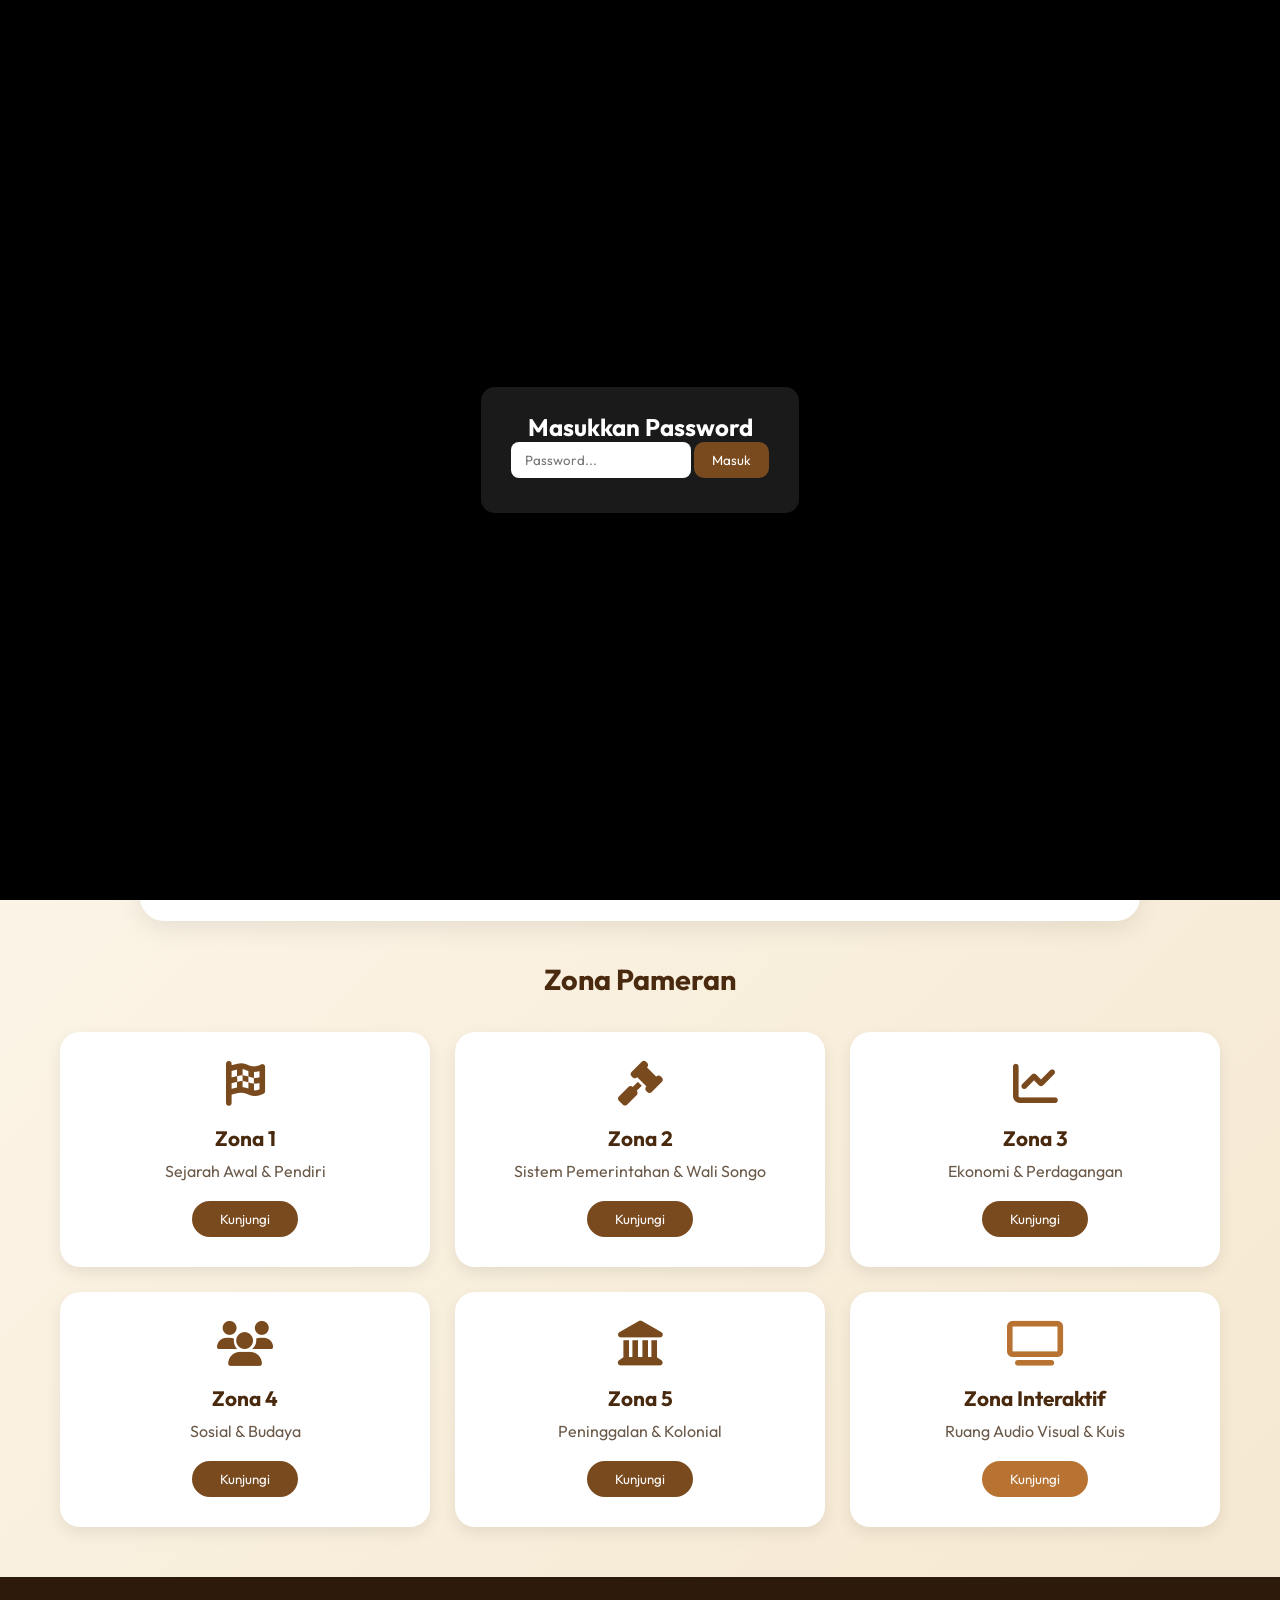
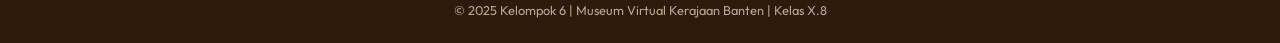
<file: index.html>
<!DOCTYPE html>
<html lang="id">
<head>
    <meta charset="UTF-8">
    <meta name="viewport" content="width=device-width, initial-scale=1.0">
    <title>Museum Virtual Kerajaan Banten</title>
    <link rel="stylesheet" href="style.css">
    <link rel="stylesheet" href="https://cdnjs.cloudflare.com/ajax/libs/font-awesome/6.7.2/css/all.min.css">
</head>
<body>
 <div id="lockscreen">
    <div class="lock-content">
        <h2>Masukkan Password</h2>
        <input type="password" id="passInput" placeholder="Password...">
        <button onclick="checkPass()">Masuk</button>
        <p id="wrongMsg" style="color: red; display: none;">Password salah</p>
    </div>
 </div>
    
    <!-- ========== DESKTOP NAVBAR ========== -->
    <nav class="navbar-desktop">
        <div class="nav-left">
            <img src="src/logo.png" alt="Logo" class="logo">
            <span class="nav-title">Museum Banten</span>
        </div>
        <div class="nav-right">
            <button class="nav-btn" onclick="location.href='pages/index7.html'">Sumber</button>
            <button class="nav-btn" onclick="location.href='pages/index8.html'">Koleksi</button>
            <i class="fas fa-search search-icon" onclick="alert('Fitur pencarian akan segera hadir')"></i>
        </div>
    </nav>

    <!-- ========== MOBILE NAVBAR ========== -->
    <div class="navbar-mobile">
        <div class="mobile-header">
            <div class="menu-toggle" onclick="toggleMobileMenu()">
                <span class="bar"></span>
                <span class="bar"></span>
                <span class="bar"></span>
            </div>
            <div class="mobile-logo">
                <img src="src/logo.png" alt="Logo" class="logo-small">
                <span class="mobile-title">Museum Banten</span>
            </div>
            <i class="fas fa-search mobile-search" onclick="alert('Fitur pencarian akan segera hadir')"></i>
        </div>
        <div class="mobile-menu" id="mobileMenu">
            <button class="mobile-nav-btn" onclick="location.href='pages/sumber.html'">Sumber</button>
            <button class="mobile-nav-btn" onclick="location.href='pages/koleksi.html'">Koleksi</button>
        </div>
    </div>

    <!-- ========== HERO SECTION ========== -->
    <header>
        <div class="hero-bg">
            <img src="src/MAB.jpeg" alt="Masjid Agung Banten">
        </div>
        <div class="hero-content">
            <h1>Museum Virtual<br>Kerajaan Banten</h1>
            <p>Menjelajahi Kejayaan Islam di Nusantara</p>
        </div>
    </header>

    <!-- ========== MAIN CONTENT ========== -->
    <main>
        <section class="welcome">
            <h2>Selamat Datang</h2>
            <p>Museum ini menyajikan sejarah lengkap Kerajaan Banten—dari awal berdiri, masa kejayaan, hingga keruntuhan. Jelajahi 5 zona pameran dan area interaktif untuk memahami warisan budaya Banten.</p>
        </section>

        <section class="zona">
            <h2>Zona Pameran</h2>
            <div class="zona-grid">
                <div class="zona-card">
                    <i class="fas fa-flag-checkered"></i>
                    <h3>Zona 1</h3>
                    <p>Sejarah Awal & Pendiri</p>
                    <button onclick="location.href='pages/index1.html'">Kunjungi</button>
                </div>
                <div class="zona-card">
                    <i class="fas fa-gavel"></i>
                    <h3>Zona 2</h3>
                    <p>Sistem Pemerintahan & Wali Songo</p>
                    <button onclick="location.href='pages/index2.html'">Kunjungi</button>
                </div>
                <div class="zona-card">
                    <i class="fas fa-chart-line"></i>
                    <h3>Zona 3</h3>
                    <p>Ekonomi & Perdagangan</p>
                    <button onclick="location.href='pages/index3.html'">Kunjungi</button>
                </div>
                <div class="zona-card">
                    <i class="fas fa-users"></i>
                    <h3>Zona 4</h3>
                    <p>Sosial & Budaya</p>
                    <button onclick="location.href='pages/index4.html'">Kunjungi</button>
                </div>
                <div class="zona-card">
                    <i class="fas fa-landmark"></i>
                    <h3>Zona 5</h3>
                    <p>Peninggalan & Kolonial</p>
                    <button onclick="location.href='pages/index5.html'">Kunjungi</button>
                </div>
                <div class="zona-card interaktif">
                    <i class="fas fa-tv"></i>
                    <h3>Zona Interaktif</h3>
                    <p>Ruang Audio Visual & Kuis</p>
                    <button onclick="location.href='pages/index6.html'">Kunjungi</button>
                </div>
            </div>
        </section>
    </main>

    <!-- ========== FOOTER ========== -->
    <footer>
        <p>© 2025 Kelompok 6 | Museum Virtual Kerajaan Banten | Kelas X.8</p>
    </footer>

    <script>
        function toggleMobileMenu() {
            document.getElementById('mobileMenu').classList.toggle('active');
        }

    const passwordBenar = "Admin123#"; // ubah sesuai mau kamu

    function checkPass() {
        let input = document.getElementById("passInput").value;

        if (input === passwordBenar) {
            document.getElementById("lockscreen").style.display = "none";
        } else {
            document.getElementById("wrongMsg").style.display = "block";
        }
    }
    </script>
</body>
</html>
</file>
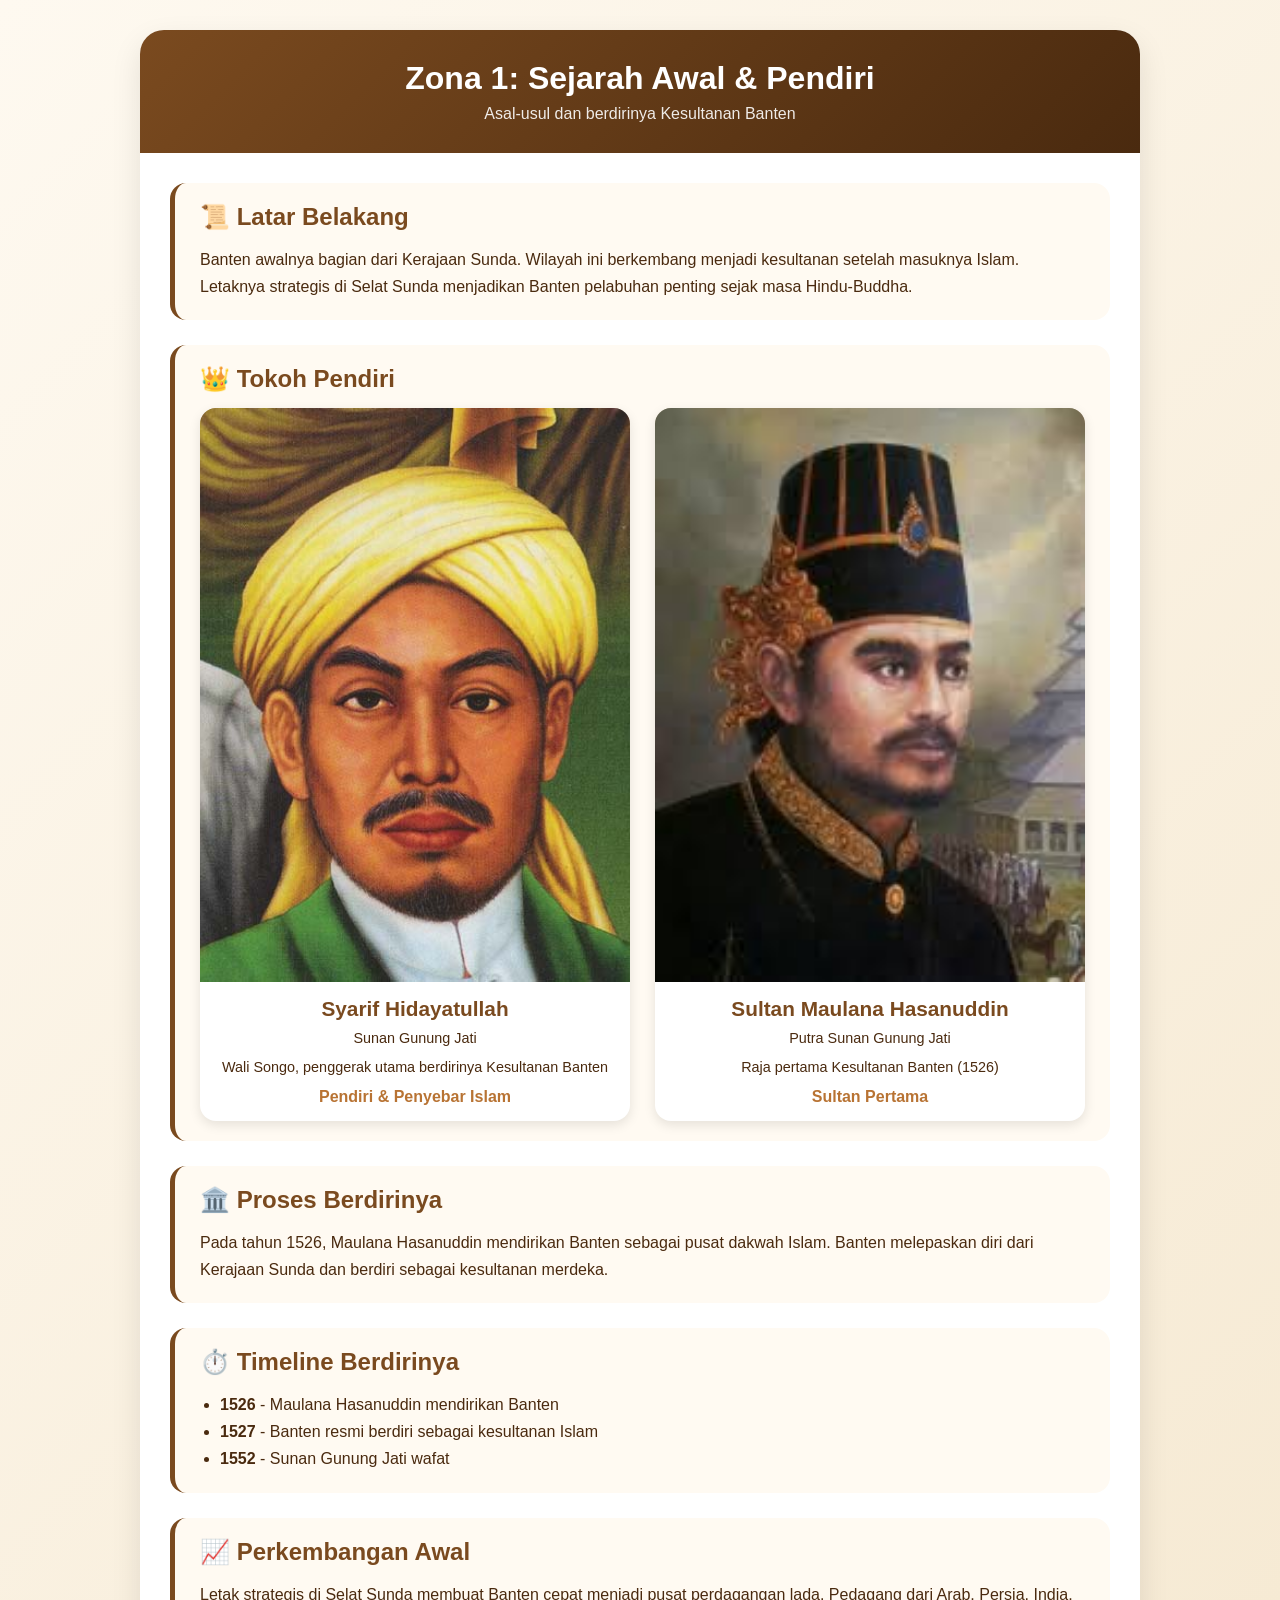
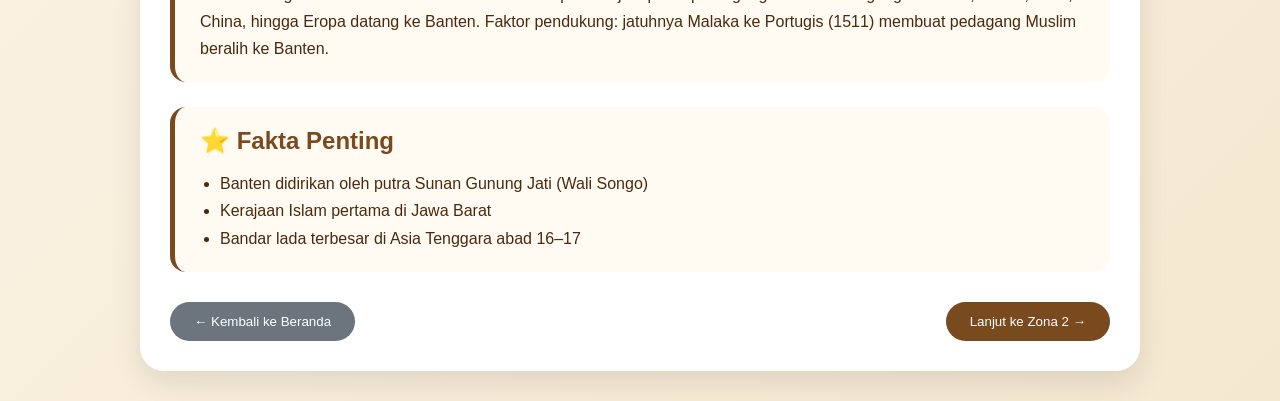
<file: pages/index1.html>
<!DOCTYPE html>
<html lang="id">
<head>
    <meta charset="UTF-8">
    <meta name="viewport" content="width=device-width, initial-scale=1.0">
    <title>Zona 1 - Museum Banten</title>
    <style>
        * {
            margin: 0;
            padding: 0;
            box-sizing: border-box;
            font-family: 'Segoe UI', Tahoma, Geneva, Verdana, sans-serif;
        }

        body {
            background: linear-gradient(135deg, #fef9f0, #f5e8d0);
            padding: 30px 20px;
        }

        .container {
            max-width: 1000px;
            margin: 0 auto;
            background: white;
            border-radius: 24px;
            overflow: hidden;
            box-shadow: 0 12px 30px rgba(0, 0, 0, 0.1);
        }

        .zona-header {
            background: linear-gradient(135deg, #7a4a1f, #4a2a0f);
            color: white;
            padding: 30px;
            text-align: center;
        }

        .zona-header h1 {
            font-size: 2rem;
            margin-bottom: 8px;
        }

        .zona-header p {
            font-size: 1rem;
            opacity: 0.9;
        }

        .zona-content {
            padding: 30px;
        }

        .card {
            background: #fffaf2;
            border-radius: 16px;
            padding: 20px 25px;
            margin-bottom: 25px;
            border-left: 5px solid #7a4a1f;
        }

        .card h2 {
            color: #7a4a1f;
            margin-bottom: 15px;
            display: flex;
            align-items: center;
            gap: 10px;
        }

        .card p,
        .card ul {
            color: #4a2a0f;
            line-height: 1.7;
        }

        .card ul {
            margin-left: 20px;
        }

        /* Grid 2 kolom untuk ID Card */
        .grid-2 {
            display: grid;
            grid-template-columns: 1fr 1fr;
            gap: 25px;
            margin-top: 15px;
        }

        /* ID Card untuk tokoh (format potrait 3:4) */
        .id-card {
            background: white;
            border-radius: 16px;
            overflow: hidden;
            box-shadow: 0 4px 12px rgba(0, 0, 0, 0.1);
            text-align: center;
            transition: 0.3s;
        }

        .id-card:hover {
            transform: translateY(-5px);
        }

        .id-card-img {
            width: 100%;
            background: #e0d0b8;
            overflow: hidden;
            position: relative;
        }

        /* Rasio 3:4 untuk desktop (lebar 100%, tinggi 133.33%) */
        .id-card-img {
            aspect-ratio: 3 / 4;
        }

        .id-card-img img {
            width: 100%;
            height: 100%;
            object-fit: cover;
            object-position: center top;
            display: block;
        }

        .id-card-content {
            padding: 15px;
        }

        .id-card-content h3 {
            color: #7a4a1f;
            margin-bottom: 5px;
            font-size: 1.3rem;
        }

        .id-card-content p {
            font-size: 0.9rem;
            margin-bottom: 5px;
        }

        .id-card-content .role {
            font-weight: bold;
            color: #b87333;
            margin-top: 8px;
        }

        /* Tombol Navigasi */
        .nav-buttons {
            display: flex;
            justify-content: space-between;
            margin-top: 30px;
            gap: 15px;
        }

        .btn {
            background: #7a4a1f;
            color: white;
            border: none;
            padding: 12px 24px;
            border-radius: 40px;
            cursor: pointer;
            transition: 0.3s;
        }

        .btn:hover {
            background: #4a2a0f;
            transform: translateY(-2px);
        }

        .btn-back {
            background: #6c757d;
        }

        .btn-back:hover {
            background: #495057;
        }

        /* Responsive Mobile */
        @media (max-width: 768px) {
            .grid-2 {
                grid-template-columns: 1fr;
                gap: 20px;
            }

            .nav-buttons {
                flex-direction: column;
            }

            .zona-header h1 {
                font-size: 1.5rem;
            }

            .zona-content {
                padding: 20px;
            }

            /* Mobile: rasio 4:5 agar lebih tinggi */
            .id-card-img {
                aspect-ratio: 4 / 5;
            }
        }
    </style>
</head>
<body>
    <div class="container">
        <div class="zona-header">
            <h1>Zona 1: Sejarah Awal & Pendiri</h1>
            <p>Asal-usul dan berdirinya Kesultanan Banten</p>
        </div>

        <div class="zona-content">
            <!-- Latar Belakang -->
            <div class="card">
                <h2>📜 Latar Belakang</h2>
                <p>Banten awalnya bagian dari Kerajaan Sunda. Wilayah ini berkembang menjadi kesultanan setelah masuknya Islam. Letaknya strategis di Selat Sunda menjadikan Banten pelabuhan penting sejak masa Hindu-Buddha.</p>
            </div>

            <!-- Tokoh Pendiri -->
            <div class="card">
                <h2>👑 Tokoh Pendiri</h2>
                <div class="grid-2">
                    <!-- Sunan Gunung Jati -->
                    <div class="id-card">
                        <div class="id-card-img">
                            <img src="../src/SGJ.jpg" alt="Sunan Gunung Jati" onerror="this.src='https://via.placeholder.com/300x400?text=Sunan+Gunung+Jati'">
                        </div>
                        <div class="id-card-content">
                            <h3>Syarif Hidayatullah</h3>
                            <p>Sunan Gunung Jati</p>
                            <p>Wali Songo, penggerak utama berdirinya Kesultanan Banten</p>
                            <div class="role">Pendiri & Penyebar Islam</div>
                        </div>
                    </div>

                    <!-- Sultan Maulana Hasanuddin -->
                    <div class="id-card">
                        <div class="id-card-img">
                            <img src="../src/SMH.jpeg" alt="Sultan Maulana Hasanuddin" onerror="this.src='https://via.placeholder.com/300x400?text=Sultan+Maulana+Hasanuddin'">
                        </div>
                        <div class="id-card-content">
                            <h3>Sultan Maulana Hasanuddin</h3>
                            <p>Putra Sunan Gunung Jati</p>
                            <p>Raja pertama Kesultanan Banten (1526)</p>
                            <div class="role">Sultan Pertama</div>
                        </div>
                    </div>
                </div>
            </div>

            <!-- Proses Berdirinya -->
            <div class="card">
                <h2>🏛️ Proses Berdirinya</h2>
                <p>Pada tahun 1526, Maulana Hasanuddin mendirikan Banten sebagai pusat dakwah Islam. Banten melepaskan diri dari Kerajaan Sunda dan berdiri sebagai kesultanan merdeka.</p>
            </div>

            <!-- Timeline Berdirinya -->
            <div class="card">
                <h2>⏱️ Timeline Berdirinya</h2>
                <ul>
                    <li><strong>1526</strong> - Maulana Hasanuddin mendirikan Banten</li>
                    <li><strong>1527</strong> - Banten resmi berdiri sebagai kesultanan Islam</li>
                    <li><strong>1552</strong> - Sunan Gunung Jati wafat</li>
                </ul>
            </div>

            <!-- Perkembangan Awal -->
            <div class="card">
                <h2>📈 Perkembangan Awal</h2>
                <p>Letak strategis di Selat Sunda membuat Banten cepat menjadi pusat perdagangan lada. Pedagang dari Arab, Persia, India, China, hingga Eropa datang ke Banten. Faktor pendukung: jatuhnya Malaka ke Portugis (1511) membuat pedagang Muslim beralih ke Banten.</p>
            </div>

            <!-- Fakta Penting -->
            <div class="card">
                <h2>⭐ Fakta Penting</h2>
                <ul>
                    <li>Banten didirikan oleh putra Sunan Gunung Jati (Wali Songo)</li>
                    <li>Kerajaan Islam pertama di Jawa Barat</li>
                    <li>Bandar lada terbesar di Asia Tenggara abad 16–17</li>
                </ul>
            </div>

            <!-- Tombol Navigasi -->
            <div class="nav-buttons">
                <button class="btn btn-back" onclick="window.location.href='../index.html'">← Kembali ke Beranda</button>
                <button class="btn" onclick="window.location.href='index2.html'">Lanjut ke Zona 2 →</button>
            </div>
        </div>
    </div>
</body>
</html>
</file>
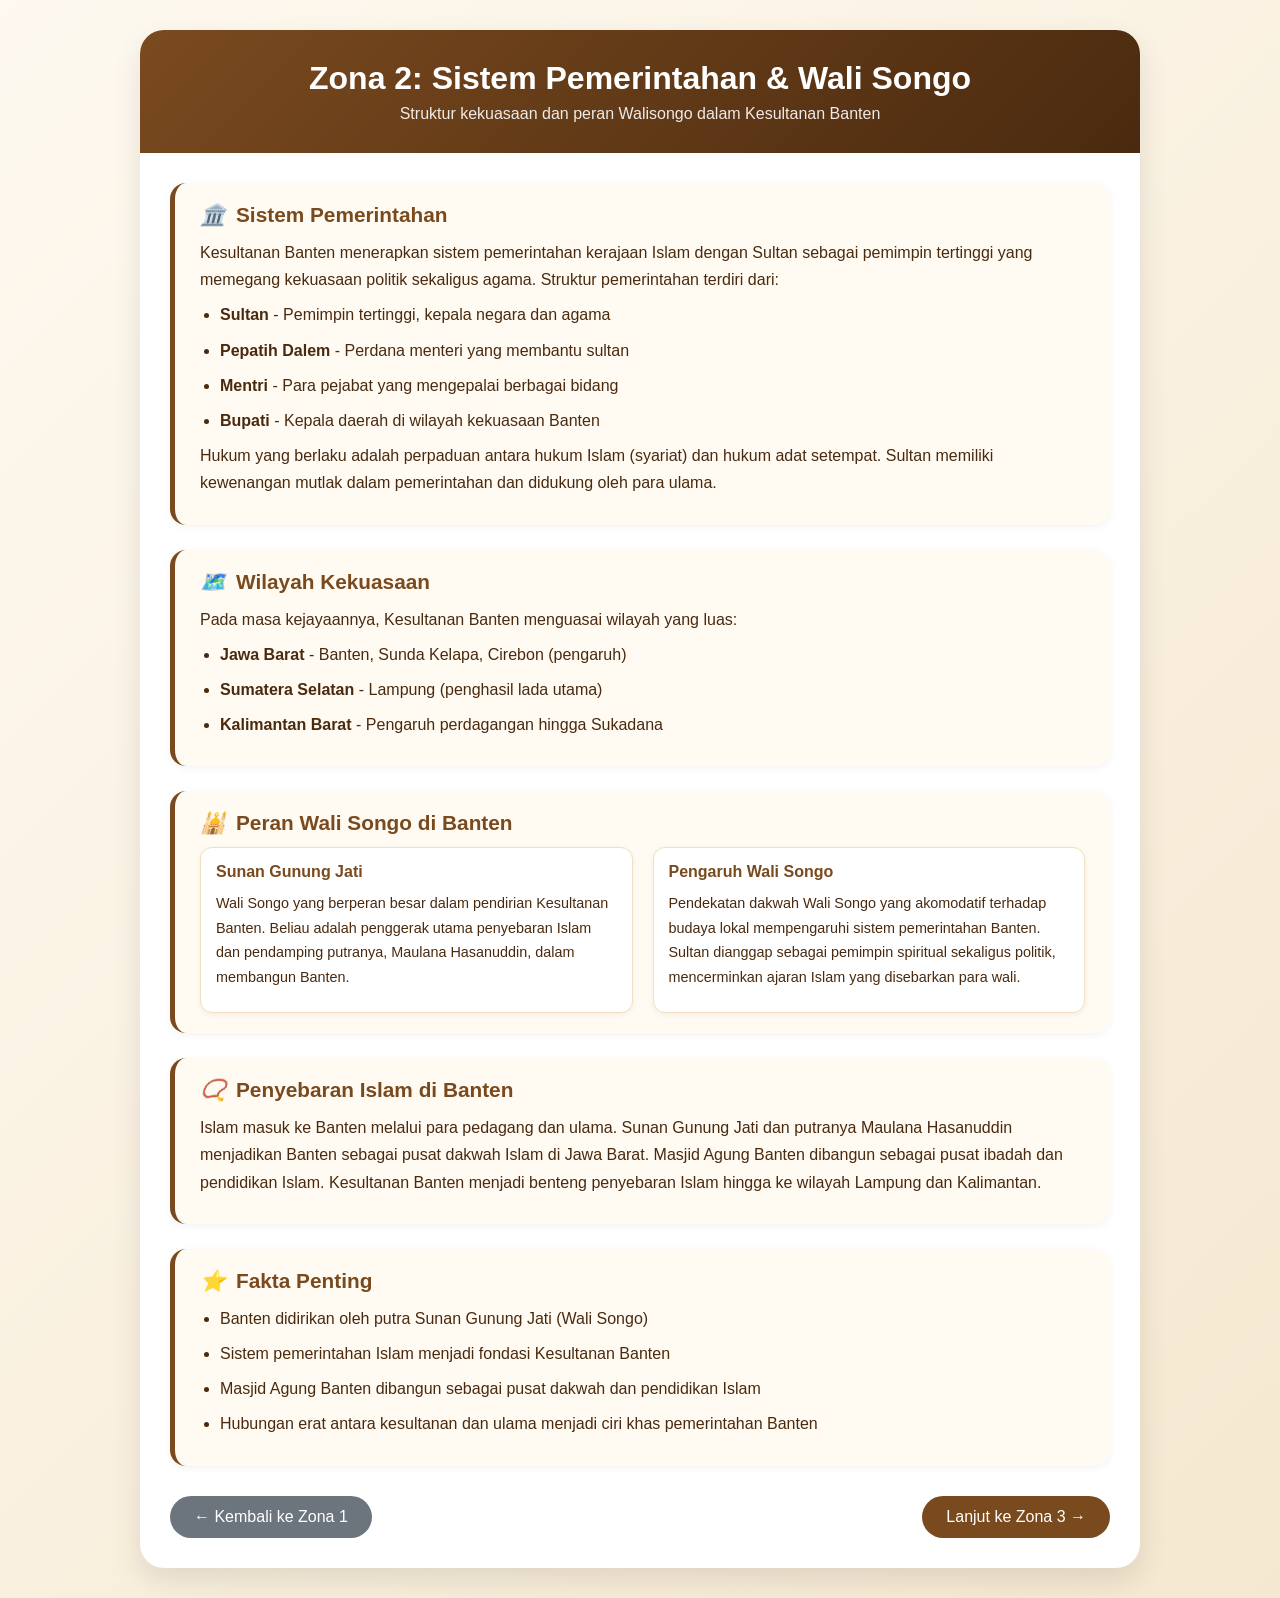
<file: pages/index2.html>
<!DOCTYPE html>
<html lang="id">
<head>
  <meta charset="UTF-8">
  <meta name="viewport" content="width=device-width, initial-scale=1.0">
  <title>Zona 2 - Museum Banten</title>
  <style>
    * {
      margin: 0;
      padding: 0;
      box-sizing: border-box;
      font-family: 'Segoe UI', Tahoma, Geneva, Verdana, sans-serif;
    }

    body {
      background: linear-gradient(135deg, #fef9f0 0%, #f5e8d0 100%);
      min-height: 100vh;
      padding: 30px 20px;
    }

    .container {
      max-width: 1000px;
      margin: 0 auto;
      background: white;
      border-radius: 24px;
      overflow: hidden;
      box-shadow: 0 12px 30px rgba(0, 0, 0, 0.1);
    }

    .zona-header {
      background: linear-gradient(135deg, #7a4a1f 0%, #4a2a0f 100%);
      color: white;
      padding: 30px;
      text-align: center;
    }

    .zona-header h1 {
      font-size: 2rem;
      margin-bottom: 8px;
    }

    .zona-header p {
      font-size: 1rem;
      opacity: 0.9;
    }

    .zona-content {
      padding: 30px;
    }

    .card {
      background: #fffaf2;
      border-radius: 16px;
      padding: 20px 25px;
      margin-bottom: 25px;
      border-left: 5px solid #7a4a1f;
      box-shadow: 0 2px 8px rgba(0, 0, 0, 0.05);
    }

    .card h2 {
      color: #7a4a1f;
      font-size: 1.3rem;
      margin-bottom: 12px;
      display: flex;
      align-items: center;
      gap: 10px;
    }

    .card p {
      color: #4a2a0f;
      line-height: 1.7;
      margin-bottom: 8px;
    }

    .card ul {
      margin-left: 20px;
      color: #4a2a0f;
      line-height: 1.7;
    }

    .card li {
      margin-bottom: 8px;
    }

    .grid-2 {
      display: grid;
      grid-template-columns: 1fr 1fr;
      gap: 20px;
      margin-top: 10px;
    }

    .info-card {
      background: #fff;
      border-radius: 12px;
      padding: 15px;
      box-shadow: 0 2px 6px rgba(0, 0, 0, 0.05);
      border: 1px solid #f0e0c0;
    }

    .info-card h3 {
      color: #7a4a1f;
      margin-bottom: 10px;
      font-size: 1rem;
    }

    .info-card p {
      font-size: 0.9rem;
    }

    .nav-buttons {
      display: flex;
      justify-content: space-between;
      margin-top: 30px;
      gap: 15px;
    }

    .btn {
      background: #7a4a1f;
      color: white;
      border: none;
      padding: 12px 24px;
      border-radius: 40px;
      font-size: 1rem;
      font-weight: 500;
      cursor: pointer;
      transition: all 0.3s ease;
    }

    .btn:hover {
      background: #4a2a0f;
      transform: translateY(-2px);
    }

    .btn-back {
      background: #6c757d;
    }

    .btn-back:hover {
      background: #495057;
    }

    @media (max-width: 768px) {
      body {
        padding: 15px;
      }
      .zona-header {
        padding: 20px;
      }
      .zona-header h1 {
        font-size: 1.5rem;
      }
      .zona-content {
        padding: 20px;
      }
      .grid-2 {
        grid-template-columns: 1fr;
      }
      .nav-buttons {
        flex-direction: column;
      }
    }
  </style>
</head>
<body>
  <div class="container">
    <div class="zona-header">
      <h1>Zona 2: Sistem Pemerintahan & Wali Songo</h1>
      <p>Struktur kekuasaan dan peran Walisongo dalam Kesultanan Banten</p>
    </div>

    <div class="zona-content">
      <!-- Sistem Pemerintahan -->
      <div class="card">
        <h2><i>🏛️</i> Sistem Pemerintahan</h2>
        <p>Kesultanan Banten menerapkan sistem pemerintahan kerajaan Islam dengan Sultan sebagai pemimpin tertinggi yang memegang kekuasaan politik sekaligus agama. Struktur pemerintahan terdiri dari:</p>
        <ul>
          <li><strong>Sultan</strong> - Pemimpin tertinggi, kepala negara dan agama</li>
          <li><strong>Pepatih Dalem</strong> - Perdana menteri yang membantu sultan</li>
          <li><strong>Mentri</strong> - Para pejabat yang mengepalai berbagai bidang</li>
          <li><strong>Bupati</strong> - Kepala daerah di wilayah kekuasaan Banten</li>
        </ul>
        <p>Hukum yang berlaku adalah perpaduan antara hukum Islam (syariat) dan hukum adat setempat. Sultan memiliki kewenangan mutlak dalam pemerintahan dan didukung oleh para ulama.</p>
      </div>

      <!-- Sistem Kekuasaan & Wilayah -->
      <div class="card">
        <h2><i>🗺️</i> Wilayah Kekuasaan</h2>
        <p>Pada masa kejayaannya, Kesultanan Banten menguasai wilayah yang luas:</p>
        <ul>
          <li><strong>Jawa Barat</strong> - Banten, Sunda Kelapa, Cirebon (pengaruh)</li>
          <li><strong>Sumatera Selatan</strong> - Lampung (penghasil lada utama)</li>
          <li><strong>Kalimantan Barat</strong> - Pengaruh perdagangan hingga Sukadana</li>
        </ul>
      </div>

      <!-- Peran Wali Songo -->
      <div class="card">
        <h2><i>🕌</i> Peran Wali Songo di Banten</h2>
        <div class="grid-2">
          <div class="info-card">
            <h3>Sunan Gunung Jati</h3>
            <p>Wali Songo yang berperan besar dalam pendirian Kesultanan Banten. Beliau adalah penggerak utama penyebaran Islam dan pendamping putranya, Maulana Hasanuddin, dalam membangun Banten.</p>
          </div>
          <div class="info-card">
            <h3>Pengaruh Wali Songo</h3>
            <p>Pendekatan dakwah Wali Songo yang akomodatif terhadap budaya lokal mempengaruhi sistem pemerintahan Banten. Sultan dianggap sebagai pemimpin spiritual sekaligus politik, mencerminkan ajaran Islam yang disebarkan para wali.</p>
          </div>
        </div>
      </div>

      <!-- Penyebaran Islam -->
      <div class="card">
        <h2><i>📿</i> Penyebaran Islam di Banten</h2>
        <p>Islam masuk ke Banten melalui para pedagang dan ulama. Sunan Gunung Jati dan putranya Maulana Hasanuddin menjadikan Banten sebagai pusat dakwah Islam di Jawa Barat. Masjid Agung Banten dibangun sebagai pusat ibadah dan pendidikan Islam. Kesultanan Banten menjadi benteng penyebaran Islam hingga ke wilayah Lampung dan Kalimantan.</p>
      </div>

      <!-- Fakta Penting -->
      <div class="card">
        <h2><i>⭐</i> Fakta Penting</h2>
        <ul>
          <li>Banten didirikan oleh putra Sunan Gunung Jati (Wali Songo)</li>
          <li>Sistem pemerintahan Islam menjadi fondasi Kesultanan Banten</li>
          <li>Masjid Agung Banten dibangun sebagai pusat dakwah dan pendidikan Islam</li>
          <li>Hubungan erat antara kesultanan dan ulama menjadi ciri khas pemerintahan Banten</li>
        </ul>
      </div>

      <!-- Tombol Navigasi -->
      <div class="nav-buttons">
        <button class="btn btn-back" onclick="window.location.href='index1.html'">← Kembali ke Zona 1</button>
        <button class="btn" onclick="window.location.href='index3.html'">Lanjut ke Zona 3 →</button>
      </div>
    </div>
  </div>
</body>
</html>
</file>
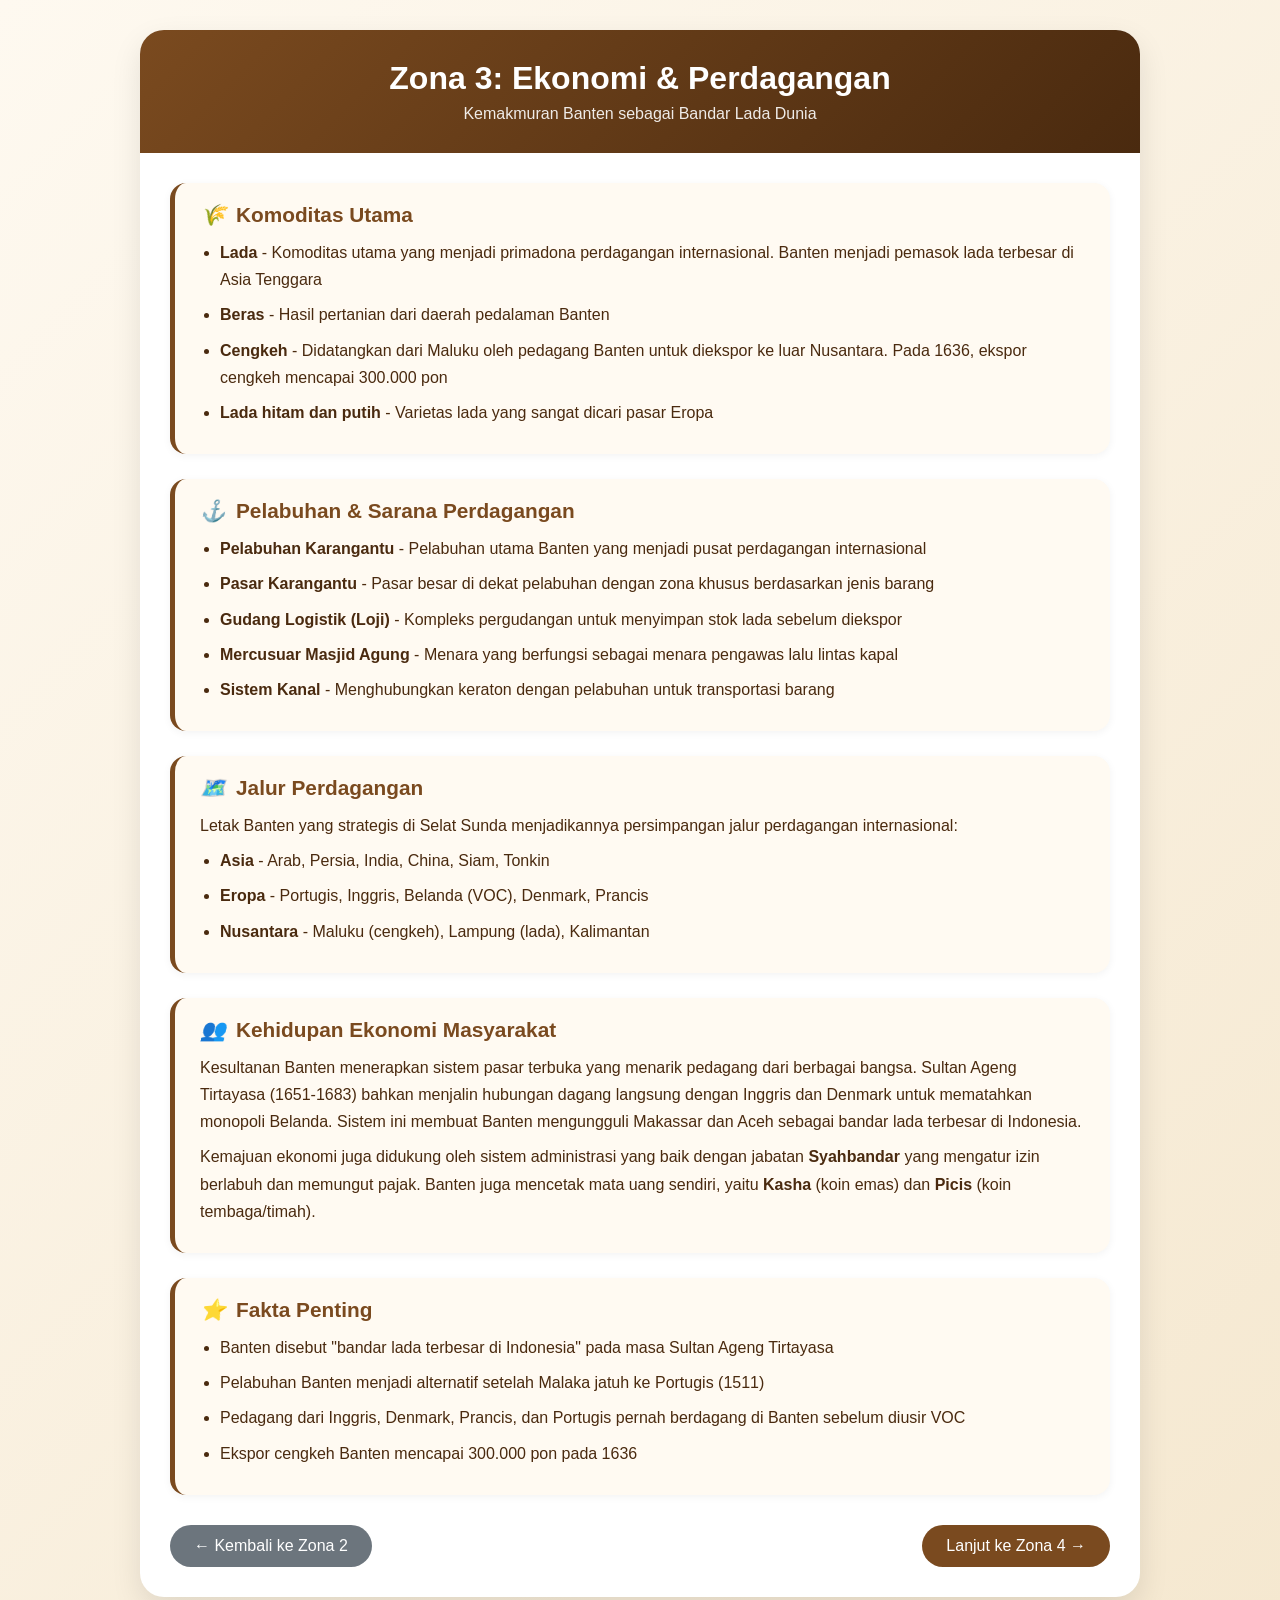
<file: pages/index3.html>
<!DOCTYPE html>
<html lang="id">
<head>
  <meta charset="UTF-8">
  <meta name="viewport" content="width=device-width, initial-scale=1.0">
  <title>Zona 3 - Museum Banten</title>
  <style>
    * {
      margin: 0;
      padding: 0;
      box-sizing: border-box;
      font-family: 'Segoe UI', Tahoma, Geneva, Verdana, sans-serif;
    }

    body {
      background: linear-gradient(135deg, #fef9f0 0%, #f5e8d0 100%);
      min-height: 100vh;
      padding: 30px 20px;
    }

    .container {
      max-width: 1000px;
      margin: 0 auto;
      background: white;
      border-radius: 24px;
      overflow: hidden;
      box-shadow: 0 12px 30px rgba(0, 0, 0, 0.1);
    }

    .zona-header {
      background: linear-gradient(135deg, #7a4a1f 0%, #4a2a0f 100%);
      color: white;
      padding: 30px;
      text-align: center;
    }

    .zona-header h1 {
      font-size: 2rem;
      margin-bottom: 8px;
    }

    .zona-header p {
      font-size: 1rem;
      opacity: 0.9;
    }

    .zona-content {
      padding: 30px;
    }

    .card {
      background: #fffaf2;
      border-radius: 16px;
      padding: 20px 25px;
      margin-bottom: 25px;
      border-left: 5px solid #7a4a1f;
      box-shadow: 0 2px 8px rgba(0, 0, 0, 0.05);
    }

    .card h2 {
      color: #7a4a1f;
      font-size: 1.3rem;
      margin-bottom: 12px;
      display: flex;
      align-items: center;
      gap: 10px;
    }

    .card p {
      color: #4a2a0f;
      line-height: 1.7;
      margin-bottom: 8px;
    }

    .card ul {
      margin-left: 20px;
      color: #4a2a0f;
      line-height: 1.7;
    }

    .card li {
      margin-bottom: 8px;
    }

    .grid-2 {
      display: grid;
      grid-template-columns: 1fr 1fr;
      gap: 20px;
      margin-top: 10px;
    }

    .info-card {
      background: #fff;
      border-radius: 12px;
      padding: 15px;
      box-shadow: 0 2px 6px rgba(0, 0, 0, 0.05);
      border: 1px solid #f0e0c0;
    }

    .info-card h3 {
      color: #7a4a1f;
      margin-bottom: 10px;
      font-size: 1rem;
    }

    .info-card p {
      font-size: 0.9rem;
    }

    .nav-buttons {
      display: flex;
      justify-content: space-between;
      margin-top: 30px;
      gap: 15px;
    }

    .btn {
      background: #7a4a1f;
      color: white;
      border: none;
      padding: 12px 24px;
      border-radius: 40px;
      font-size: 1rem;
      font-weight: 500;
      cursor: pointer;
      transition: all 0.3s ease;
    }

    .btn:hover {
      background: #4a2a0f;
      transform: translateY(-2px);
    }

    .btn-back {
      background: #6c757d;
    }

    .btn-back:hover {
      background: #495057;
    }

    @media (max-width: 768px) {
      body {
        padding: 15px;
      }
      .zona-header {
        padding: 20px;
      }
      .zona-header h1 {
        font-size: 1.5rem;
      }
      .zona-content {
        padding: 20px;
      }
      .grid-2 {
        grid-template-columns: 1fr;
      }
      .nav-buttons {
        flex-direction: column;
      }
    }
  </style>
</head>
<body>
  <div class="container">
    <div class="zona-header">
      <h1>Zona 3: Ekonomi & Perdagangan</h1>
      <p>Kemakmuran Banten sebagai Bandar Lada Dunia</p>
    </div>

    <div class="zona-content">
      <!-- Komoditas Utama -->
      <div class="card">
        <h2><i>🌾</i> Komoditas Utama</h2>
        <ul>
          <li><strong>Lada</strong> - Komoditas utama yang menjadi primadona perdagangan internasional. Banten menjadi pemasok lada terbesar di Asia Tenggara</li>
          <li><strong>Beras</strong> - Hasil pertanian dari daerah pedalaman Banten</li>
          <li><strong>Cengkeh</strong> - Didatangkan dari Maluku oleh pedagang Banten untuk diekspor ke luar Nusantara. Pada 1636, ekspor cengkeh mencapai 300.000 pon</li>
          <li><strong>Lada hitam dan putih</strong> - Varietas lada yang sangat dicari pasar Eropa</li>
        </ul>
      </div>

      <!-- Pelabuhan & Sarana Perdagangan -->
      <div class="card">
        <h2><i>⚓</i> Pelabuhan & Sarana Perdagangan</h2>
        <ul>
          <li><strong>Pelabuhan Karangantu</strong> - Pelabuhan utama Banten yang menjadi pusat perdagangan internasional</li>
          <li><strong>Pasar Karangantu</strong> - Pasar besar di dekat pelabuhan dengan zona khusus berdasarkan jenis barang</li>
          <li><strong>Gudang Logistik (Loji)</strong> - Kompleks pergudangan untuk menyimpan stok lada sebelum diekspor</li>
          <li><strong>Mercusuar Masjid Agung</strong> - Menara yang berfungsi sebagai menara pengawas lalu lintas kapal</li>
          <li><strong>Sistem Kanal</strong> - Menghubungkan keraton dengan pelabuhan untuk transportasi barang</li>
        </ul>
      </div>

      <!-- Jalur Perdagangan -->
      <div class="card">
        <h2><i>🗺️</i> Jalur Perdagangan</h2>
        <p>Letak Banten yang strategis di Selat Sunda menjadikannya persimpangan jalur perdagangan internasional:</p>
        <ul>
          <li><strong>Asia</strong> - Arab, Persia, India, China, Siam, Tonkin</li>
          <li><strong>Eropa</strong> - Portugis, Inggris, Belanda (VOC), Denmark, Prancis</li>
          <li><strong>Nusantara</strong> - Maluku (cengkeh), Lampung (lada), Kalimantan</li>
        </ul>
      </div>

      <!-- Kehidupan Ekonomi Masyarakat -->
      <div class="card">
        <h2><i>👥</i> Kehidupan Ekonomi Masyarakat</h2>
        <p>Kesultanan Banten menerapkan sistem pasar terbuka yang menarik pedagang dari berbagai bangsa. Sultan Ageng Tirtayasa (1651-1683) bahkan menjalin hubungan dagang langsung dengan Inggris dan Denmark untuk mematahkan monopoli Belanda. Sistem ini membuat Banten mengungguli Makassar dan Aceh sebagai bandar lada terbesar di Indonesia.</p>
        <p>Kemajuan ekonomi juga didukung oleh sistem administrasi yang baik dengan jabatan <strong>Syahbandar</strong> yang mengatur izin berlabuh dan memungut pajak. Banten juga mencetak mata uang sendiri, yaitu <strong>Kasha</strong> (koin emas) dan <strong>Picis</strong> (koin tembaga/timah).</p>
      </div>

      <!-- Fakta Penting -->
      <div class="card">
        <h2><i>⭐</i> Fakta Penting</h2>
        <ul>
          <li>Banten disebut "bandar lada terbesar di Indonesia" pada masa Sultan Ageng Tirtayasa</li>
          <li>Pelabuhan Banten menjadi alternatif setelah Malaka jatuh ke Portugis (1511)</li>
          <li>Pedagang dari Inggris, Denmark, Prancis, dan Portugis pernah berdagang di Banten sebelum diusir VOC</li>
          <li>Ekspor cengkeh Banten mencapai 300.000 pon pada 1636</li>
        </ul>
      </div>

      <!-- Tombol Navigasi -->
      <div class="nav-buttons">
        <button class="btn btn-back" onclick="window.location.href='index2.html'">← Kembali ke Zona 2</button>
        <button class="btn" onclick="window.location.href='index4.html'">Lanjut ke Zona 4 →</button>
      </div>
    </div>
  </div>
</body>
</html>
</file>
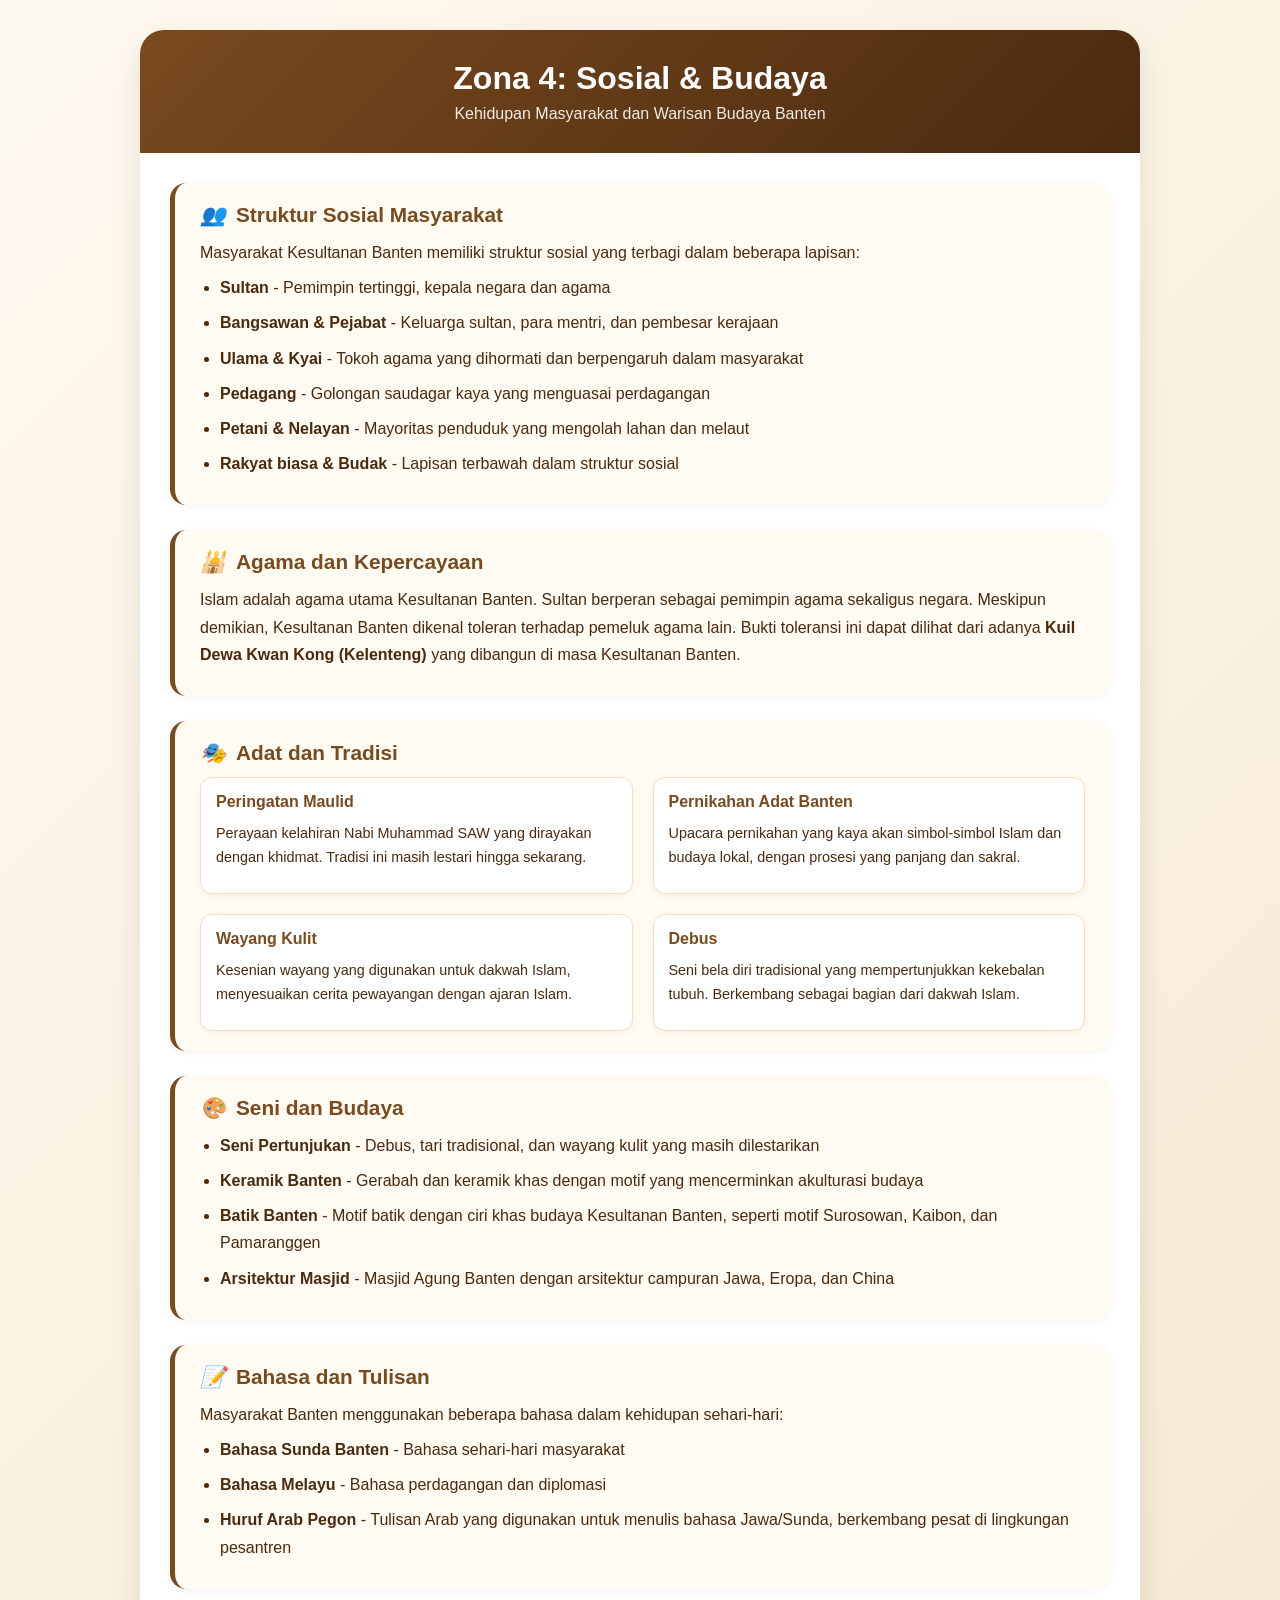
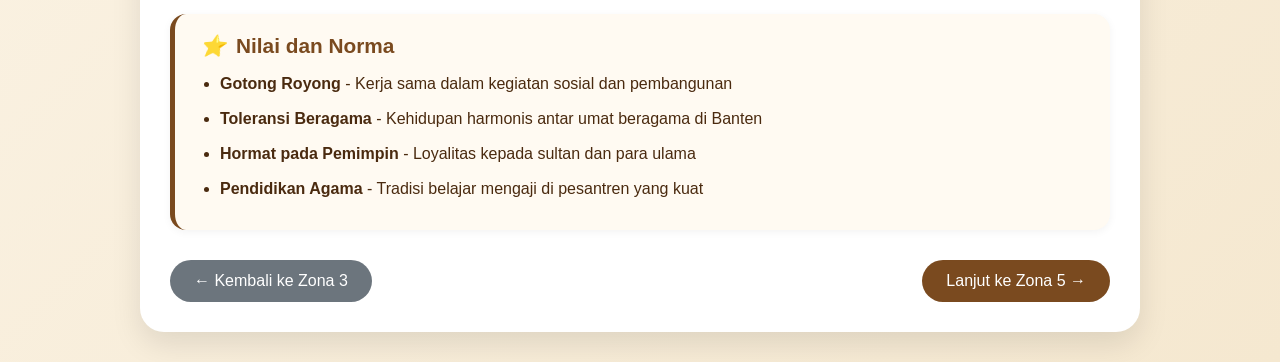
<file: pages/index4.html>
<!DOCTYPE html>
<html lang="id">
<head>
  <meta charset="UTF-8">
  <meta name="viewport" content="width=device-width, initial-scale=1.0">
  <title>Zona 4 - Museum Banten</title>
  <style>
    * {
      margin: 0;
      padding: 0;
      box-sizing: border-box;
      font-family: 'Segoe UI', Tahoma, Geneva, Verdana, sans-serif;
    }

    body {
      background: linear-gradient(135deg, #fef9f0 0%, #f5e8d0 100%);
      min-height: 100vh;
      padding: 30px 20px;
    }

    .container {
      max-width: 1000px;
      margin: 0 auto;
      background: white;
      border-radius: 24px;
      overflow: hidden;
      box-shadow: 0 12px 30px rgba(0, 0, 0, 0.1);
    }

    .zona-header {
      background: linear-gradient(135deg, #7a4a1f 0%, #4a2a0f 100%);
      color: white;
      padding: 30px;
      text-align: center;
    }

    .zona-header h1 {
      font-size: 2rem;
      margin-bottom: 8px;
    }

    .zona-header p {
      font-size: 1rem;
      opacity: 0.9;
    }

    .zona-content {
      padding: 30px;
    }

    .card {
      background: #fffaf2;
      border-radius: 16px;
      padding: 20px 25px;
      margin-bottom: 25px;
      border-left: 5px solid #7a4a1f;
      box-shadow: 0 2px 8px rgba(0, 0, 0, 0.05);
    }

    .card h2 {
      color: #7a4a1f;
      font-size: 1.3rem;
      margin-bottom: 12px;
      display: flex;
      align-items: center;
      gap: 10px;
    }

    .card p {
      color: #4a2a0f;
      line-height: 1.7;
      margin-bottom: 8px;
    }

    .card ul {
      margin-left: 20px;
      color: #4a2a0f;
      line-height: 1.7;
    }

    .card li {
      margin-bottom: 8px;
    }

    .grid-2 {
      display: grid;
      grid-template-columns: 1fr 1fr;
      gap: 20px;
      margin-top: 10px;
    }

    .info-card {
      background: #fff;
      border-radius: 12px;
      padding: 15px;
      box-shadow: 0 2px 6px rgba(0, 0, 0, 0.05);
      border: 1px solid #f0e0c0;
    }

    .info-card h3 {
      color: #7a4a1f;
      margin-bottom: 10px;
      font-size: 1rem;
    }

    .info-card p {
      font-size: 0.9rem;
    }

    .nav-buttons {
      display: flex;
      justify-content: space-between;
      margin-top: 30px;
      gap: 15px;
    }

    .btn {
      background: #7a4a1f;
      color: white;
      border: none;
      padding: 12px 24px;
      border-radius: 40px;
      font-size: 1rem;
      font-weight: 500;
      cursor: pointer;
      transition: all 0.3s ease;
    }

    .btn:hover {
      background: #4a2a0f;
      transform: translateY(-2px);
    }

    .btn-back {
      background: #6c757d;
    }

    .btn-back:hover {
      background: #495057;
    }

    @media (max-width: 768px) {
      body {
        padding: 15px;
      }
      .zona-header {
        padding: 20px;
      }
      .zona-header h1 {
        font-size: 1.5rem;
      }
      .zona-content {
        padding: 20px;
      }
      .grid-2 {
        grid-template-columns: 1fr;
      }
      .nav-buttons {
        flex-direction: column;
      }
    }
  </style>
</head>
<body>
  <div class="container">
    <div class="zona-header">
      <h1>Zona 4: Sosial & Budaya</h1>
      <p>Kehidupan Masyarakat dan Warisan Budaya Banten</p>
    </div>

    <div class="zona-content">
      <!-- Struktur Sosial -->
      <div class="card">
        <h2><i>👥</i> Struktur Sosial Masyarakat</h2>
        <p>Masyarakat Kesultanan Banten memiliki struktur sosial yang terbagi dalam beberapa lapisan:</p>
        <ul>
          <li><strong>Sultan</strong> - Pemimpin tertinggi, kepala negara dan agama</li>
          <li><strong>Bangsawan & Pejabat</strong> - Keluarga sultan, para mentri, dan pembesar kerajaan</li>
          <li><strong>Ulama & Kyai</strong> - Tokoh agama yang dihormati dan berpengaruh dalam masyarakat</li>
          <li><strong>Pedagang</strong> - Golongan saudagar kaya yang menguasai perdagangan</li>
          <li><strong>Petani & Nelayan</strong> - Mayoritas penduduk yang mengolah lahan dan melaut</li>
          <li><strong>Rakyat biasa & Budak</strong> - Lapisan terbawah dalam struktur sosial</li>
        </ul>
      </div>

      <!-- Agama dan Kepercayaan -->
      <div class="card">
        <h2><i>🕌</i> Agama dan Kepercayaan</h2>
        <p>Islam adalah agama utama Kesultanan Banten. Sultan berperan sebagai pemimpin agama sekaligus negara. Meskipun demikian, Kesultanan Banten dikenal toleran terhadap pemeluk agama lain. Bukti toleransi ini dapat dilihat dari adanya <strong>Kuil Dewa Kwan Kong (Kelenteng)</strong> yang dibangun di masa Kesultanan Banten.</p>
      </div>

      <!-- Adat dan Tradisi -->
      <div class="card">
        <h2><i>🎭</i> Adat dan Tradisi</h2>
        <div class="grid-2">
          <div class="info-card">
            <h3>Peringatan Maulid</h3>
            <p>Perayaan kelahiran Nabi Muhammad SAW yang dirayakan dengan khidmat. Tradisi ini masih lestari hingga sekarang.</p>
          </div>
          <div class="info-card">
            <h3>Pernikahan Adat Banten</h3>
            <p>Upacara pernikahan yang kaya akan simbol-simbol Islam dan budaya lokal, dengan prosesi yang panjang dan sakral.</p>
          </div>
          <div class="info-card">
            <h3>Wayang Kulit</h3>
            <p>Kesenian wayang yang digunakan untuk dakwah Islam, menyesuaikan cerita pewayangan dengan ajaran Islam.</p>
          </div>
          <div class="info-card">
            <h3>Debus</h3>
            <p>Seni bela diri tradisional yang mempertunjukkan kekebalan tubuh. Berkembang sebagai bagian dari dakwah Islam.</p>
          </div>
        </div>
      </div>

      <!-- Seni dan Budaya -->
      <div class="card">
        <h2><i>🎨</i> Seni dan Budaya</h2>
        <ul>
          <li><strong>Seni Pertunjukan</strong> - Debus, tari tradisional, dan wayang kulit yang masih dilestarikan</li>
          <li><strong>Keramik Banten</strong> - Gerabah dan keramik khas dengan motif yang mencerminkan akulturasi budaya</li>
          <li><strong>Batik Banten</strong> - Motif batik dengan ciri khas budaya Kesultanan Banten, seperti motif Surosowan, Kaibon, dan Pamaranggen</li>
          <li><strong>Arsitektur Masjid</strong> - Masjid Agung Banten dengan arsitektur campuran Jawa, Eropa, dan China</li>
        </ul>
      </div>

      <!-- Bahasa dan Tulisan -->
      <div class="card">
        <h2><i>📝</i> Bahasa dan Tulisan</h2>
        <p>Masyarakat Banten menggunakan beberapa bahasa dalam kehidupan sehari-hari:</p>
        <ul>
          <li><strong>Bahasa Sunda Banten</strong> - Bahasa sehari-hari masyarakat</li>
          <li><strong>Bahasa Melayu</strong> - Bahasa perdagangan dan diplomasi</li>
          <li><strong>Huruf Arab Pegon</strong> - Tulisan Arab yang digunakan untuk menulis bahasa Jawa/Sunda, berkembang pesat di lingkungan pesantren</li>
        </ul>
      </div>

      <!-- Nilai dan Norma -->
      <div class="card">
        <h2><i>⭐</i> Nilai dan Norma</h2>
        <ul>
          <li><strong>Gotong Royong</strong> - Kerja sama dalam kegiatan sosial dan pembangunan</li>
          <li><strong>Toleransi Beragama</strong> - Kehidupan harmonis antar umat beragama di Banten</li>
          <li><strong>Hormat pada Pemimpin</strong> - Loyalitas kepada sultan dan para ulama</li>
          <li><strong>Pendidikan Agama</strong> - Tradisi belajar mengaji di pesantren yang kuat</li>
        </ul>
      </div>

      <!-- Tombol Navigasi -->
      <div class="nav-buttons">
        <button class="btn btn-back" onclick="window.location.href='index3.html'">← Kembali ke Zona 3</button>
        <button class="btn" onclick="window.location.href='index5.html'">Lanjut ke Zona 5 →</button>
      </div>
    </div>
  </div>
</body>
</html>
</file>
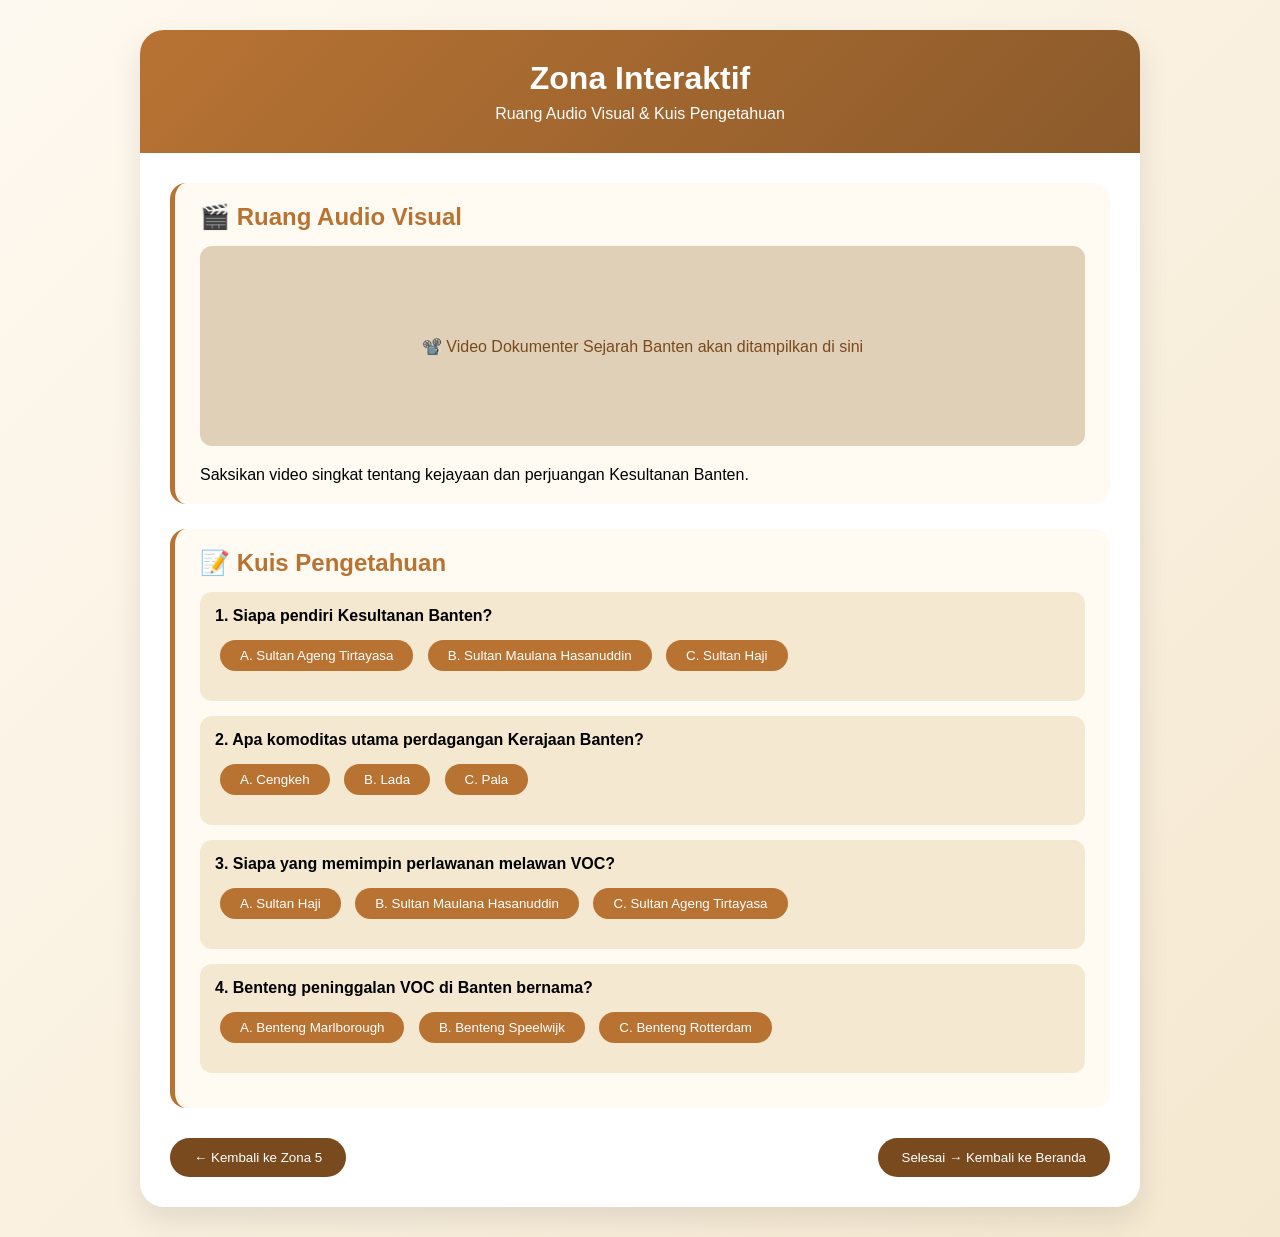
<file: pages/index6.html>
<!DOCTYPE html>
<html lang="id">
<head>
  <meta charset="UTF-8">
  <meta name="viewport" content="width=device-width, initial-scale=1.0">
  <title>Zona Interaktif - Museum Banten</title>
  <style>
    * {
      margin: 0;
      padding: 0;
      box-sizing: border-box;
      font-family: 'Segoe UI', Tahoma, Geneva, Verdana, sans-serif;
    }

    body {
      background: linear-gradient(135deg, #fef9f0 0%, #f5e8d0 100%);
      min-height: 100vh;
      padding: 30px 20px;
    }

    .container {
      max-width: 1000px;
      margin: 0 auto;
      background: white;
      border-radius: 24px;
      overflow: hidden;
      box-shadow: 0 12px 30px rgba(0, 0, 0, 0.1);
    }

    .zona-header {
      background: linear-gradient(135deg, #b87333 0%, #8b5a2b 100%);
      color: white;
      padding: 30px;
      text-align: center;
    }

    .zona-header h1 {
      font-size: 2rem;
      margin-bottom: 8px;
    }

    .zona-content {
      padding: 30px;
    }

    .card {
      background: #fffaf2;
      border-radius: 16px;
      padding: 20px 25px;
      margin-bottom: 25px;
      border-left: 5px solid #b87333;
    }

    .card h2 {
      color: #b87333;
      margin-bottom: 15px;
    }

    .kuis-item {
      background: #f5e8d0;
      padding: 15px;
      border-radius: 12px;
      margin-bottom: 15px;
    }

    .kuis-item p {
      font-weight: bold;
      margin-bottom: 10px;
    }

    .kuis-item button {
      background: #b87333;
      color: white;
      border: none;
      padding: 8px 20px;
      border-radius: 20px;
      margin: 5px;
      cursor: pointer;
      transition: all 0.3s;
    }

    .kuis-item button:hover {
      background: #7a4a1f;
    }

    .feedback {
      margin-top: 10px;
      font-style: italic;
      color: #4a2a0f;
    }

    .video-placeholder {
      background: #e0d0b8;
      height: 200px;
      display: flex;
      align-items: center;
      justify-content: center;
      border-radius: 12px;
      margin-bottom: 20px;
      color: #7a4a1f;
    }

    .nav-buttons {
      display: flex;
      justify-content: space-between;
      margin-top: 30px;
      gap: 15px;
    }

    .btn {
      background: #7a4a1f;
      color: white;
      border: none;
      padding: 12px 24px;
      border-radius: 40px;
      cursor: pointer;
      transition: all 0.3s;
    }

    .btn:hover {
      background: #4a2a0f;
    }

    @media (max-width: 768px) {
      .nav-buttons { flex-direction: column; }
    }
  </style>
</head>
<body>
  <div class="container">
    <div class="zona-header">
      <h1>Zona Interaktif</h1>
      <p>Ruang Audio Visual & Kuis Pengetahuan</p>
    </div>

    <div class="zona-content">
      <!-- Ruang Audio Visual -->
      <div class="card">
        <h2>🎬 Ruang Audio Visual</h2>
        <div class="video-placeholder">
          <p>📽️ Video Dokumenter Sejarah Banten akan ditampilkan di sini</p>
        </div>
        <p style="margin-top: 10px;">Saksikan video singkat tentang kejayaan dan perjuangan Kesultanan Banten.</p>
      </div>

      <!-- Kuis Interaktif -->
      <div class="card">
        <h2>📝 Kuis Pengetahuan</h2>
        
        <div class="kuis-item" id="kuis1">
          <p>1. Siapa pendiri Kesultanan Banten?</p>
          <button onclick="jawab(1, 'A')">A. Sultan Ageng Tirtayasa</button>
          <button onclick="jawab(1, 'B')">B. Sultan Maulana Hasanuddin</button>
          <button onclick="jawab(1, 'C')">C. Sultan Haji</button>
          <div id="feedback1" class="feedback"></div>
        </div>

        <div class="kuis-item" id="kuis2">
          <p>2. Apa komoditas utama perdagangan Kerajaan Banten?</p>
          <button onclick="jawab(2, 'A')">A. Cengkeh</button>
          <button onclick="jawab(2, 'B')">B. Lada</button>
          <button onclick="jawab(2, 'C')">C. Pala</button>
          <div id="feedback2" class="feedback"></div>
        </div>

        <div class="kuis-item" id="kuis3">
          <p>3. Siapa yang memimpin perlawanan melawan VOC?</p>
          <button onclick="jawab(3, 'A')">A. Sultan Haji</button>
          <button onclick="jawab(3, 'B')">B. Sultan Maulana Hasanuddin</button>
          <button onclick="jawab(3, 'C')">C. Sultan Ageng Tirtayasa</button>
          <div id="feedback3" class="feedback"></div>
        </div>

        <div class="kuis-item" id="kuis4">
          <p>4. Benteng peninggalan VOC di Banten bernama?</p>
          <button onclick="jawab(4, 'A')">A. Benteng Marlborough</button>
          <button onclick="jawab(4, 'B')">B. Benteng Speelwijk</button>
          <button onclick="jawab(4, 'C')">C. Benteng Rotterdam</button>
          <div id="feedback4" class="feedback"></div>
        </div>
      </div>

      <div class="nav-buttons">
        <button class="btn" onclick="window.location.href='index5.html'">← Kembali ke Zona 5</button>
        <button class="btn" onclick="window.location.href='../index.html'">Selesai → Kembali ke Beranda</button>
      </div>
    </div>
  </div>

  <script>
    function jawab(soal, pilihan) {
      let benar = false;
      let feedback = '';
      
      if (soal === 1 && pilihan === 'B') {
        benar = true;
        feedback = '✅ Benar! Sultan Maulana Hasanuddin adalah pendiri Kesultanan Banten.';
      } else if (soal === 1) {
        feedback = '❌ Kurang tepat. Coba ingat-ingat, siapa putra Sunan Gunung Jati?';
      }
      
      if (soal === 2 && pilihan === 'B') {
        benar = true;
        feedback = '✅ Benar! Lada adalah komoditas utama Banten yang terkenal hingga Eropa.';
      } else if (soal === 2) {
        feedback = '❌ Kurang tepat. Banten terkenal sebagai "bandar lada" terbesar.';
      }
      
      if (soal === 3 && pilihan === 'C') {
        benar = true;
        feedback = '✅ Benar! Sultan Ageng Tirtayasa melawan VOC hingga akhirnya dikhianati putranya.';
      } else if (soal === 3) {
        feedback = '❌ Kurang tepat. Beliau adalah sultan yang gigih melawan VOC.';
      }
      
      if (soal === 4 && pilihan === 'B') {
        benar = true;
        feedback = '✅ Benar! Benteng Speelwijk dibangun VOC pada 1684.';
      } else if (soal === 4) {
        feedback = '❌ Kurang tepat. Benteng ini dibangun untuk memantau aktivitas kesultanan.';
      }
      
      document.getElementById('feedback' + soal).innerHTML = feedback;
      
      // Disable buttons setelah dijawab (opsional)
      if (benar) {
        let buttons = document.querySelectorAll('#kuis' + soal + ' button');
        buttons.forEach(btn => btn.disabled = true);
      }
    }
  </script>
</body>
</html>
</file>
<file: style.css>
@import url('https://fonts.googleapis.com/css2?family=Outfit:wght@300;400;500;600;700&display=swap');

#lockscreen {
    position: fixed;
    top: 0;
    left: 0;
    width: 100%;
    height: 100%;
    background: black;
    display: flex;
    justify-content: center;
    align-items: center;
    z-index: 9999;
}

.lock-content {
    text-align: center;
    color: white;
    background: rgba(255,255,255,0.1);
    padding: 25px 30px;
    border-radius: 14px;
    backdrop-filter: blur(2px);
}

#lockscreen input {
    padding: 10px 14px;
    border-radius: 8px;
    border: none;
    outline: none;
    margin-bottom: 10px;
    width: 180px;
}

#lockscreen button {
    padding: 10px 18px;
    border: none;
    background: #7a4a1f;
    color: white;
    border-radius: 10px;
    cursor: pointer;
}

#lockscreen button:hover {
    background: #4a2a0f;
    }

* {
    margin: 0;
    padding: 0;
    box-sizing: border-box;
    font-family: 'Outfit', sans-serif;
}

body {
    background: linear-gradient(135deg, #fef9f0, #f5e8d0);
    min-height: 100vh;
}

/* ========== DESKTOP NAVBAR ========== */
.navbar-desktop {
    display: flex;
    justify-content: space-between;
    align-items: center;
    background: linear-gradient(135deg, #7a4a1f, #4a2a0f);
    padding: 12px 40px;
    position: sticky;
    top: 0;
    z-index: 100;
    box-shadow: 0 4px 12px rgba(0, 0, 0, 0.1);
}

.nav-left {
    display: flex;
    align-items: center;
    gap: 12px;
}

.logo {
    width: 42px;
    height: 42px;
    border-radius: 50%;
    object-fit: cover;
    background: #f5e8d0;
}

.nav-title {
    color: white;
    font-size: 1.2rem;
    font-weight: 600;
}

.nav-right {
    display: flex;
    align-items: center;
    gap: 20px;
}

.nav-btn {
    background: transparent;
    border: none;
    color: white;
    font-size: 1rem;
    cursor: pointer;
    padding: 8px 18px;
    border-radius: 40px;
    transition: 0.3s;
}

.nav-btn:hover {
    background: rgba(255, 255, 255, 0.2);
    transform: translateY(-2px);
}

.search-icon {
    color: white;
    font-size: 1.2rem;
    cursor: pointer;
    padding: 8px;
    transition: 0.2s;
}

.search-icon:hover {
    transform: scale(1.1);
}

/* ========== MOBILE NAVBAR ========== */
.navbar-mobile {
    display: none;
    background: linear-gradient(135deg, #7a4a1f, #4a2a0f);
    position: sticky;
    top: 0;
    z-index: 100;
}

.mobile-header {
    display: flex;
    justify-content: space-between;
    align-items: center;
    padding: 12px 20px;
}

.menu-toggle {
    cursor: pointer;
    display: flex;
    flex-direction: column;
    gap: 5px;
}

.menu-toggle .bar {
    width: 26px;
    height: 3px;
    background: white;
    border-radius: 3px;
}

.mobile-logo {
    display: flex;
    align-items: center;
    gap: 10px;
}

.logo-small {
    width: 36px;
    height: 36px;
    border-radius: 50%;
    object-fit: cover;
}

.mobile-title {
    color: white;
    font-size: 1rem;
    font-weight: 600;
}

.mobile-search {
    color: white;
    font-size: 1.2rem;
    cursor: pointer;
}

.mobile-menu {
    max-height: 0;
    overflow: hidden;
    transition: 0.3s;
    background: rgba(0, 0, 0, 0.3);
    display: flex;
    flex-direction: column;
}

.mobile-menu.active {
    max-height: 150px;
}

.mobile-nav-btn {
    background: transparent;
    border: none;
    color: white;
    padding: 14px 20px;
    text-align: left;
    font-size: 1rem;
    cursor: pointer;
    border-top: 1px solid rgba(255, 255, 255, 0.2);
}

.mobile-nav-btn:hover {
    background: rgba(255, 255, 255, 0.2);
}

@media (max-width: 768px) {
    .navbar-desktop {
        display: none;
    }
    .navbar-mobile {
        display: block;
    }
}

@media (min-width: 769px) {
    .navbar-mobile {
        display: none;
    }
}

/* ========== HERO SECTION (DIPERBAIKI) ========== */
header {
    position: relative;
    text-align: center;
    color: white;
    min-height: 500px;
    height: 70vh;
    max-height: 650px;
    display: flex;
    align-items: center;
    justify-content: center;
    overflow: hidden;
}

.hero-bg {
    position: absolute;
    top: 0;
    left: 0;
    width: 100%;
    height: 100%;
    z-index: 0;
}

.hero-bg img {
    width: 100%;
    height: 100%;
    object-fit: cover;
    object-position: center 30%;
}

.hero-content {
    position: relative;
    z-index: 1;
    padding: 50px 20px;
    background: rgba(0, 0, 0, 0.55);
    width: 100%;
    backdrop-filter: blur(2px);
}

.hero-content h1 {
    font-size: 2.2rem;
    font-weight: 700;
    margin-bottom: 12px;
}

.hero-content p {
    font-size: 1rem;
    opacity: 0.95;
}

/* ========== WELCOME SECTION ========== */
.welcome {
    max-width: 1000px;
    margin: 50px auto 40px;
    text-align: center;
    padding: 35px 25px;
    background: white;
    border-radius: 24px;
    box-shadow: 0 8px 24px rgba(0, 0, 0, 0.08);
}

.welcome h2 {
    color: #7a4a1f;
    font-size: 1.8rem;
    margin-bottom: 15px;
}

.welcome p {
    color: #4a2a0f;
    line-height: 1.7;
    max-width: 800px;
    margin: 0 auto;
}

/* ========== ZONA GRID ========== */
.zona {
    max-width: 1200px;
    margin: 0 auto 50px;
    padding: 0 20px;
}

.zona h2 {
    text-align: center;
    color: #4a2a0f;
    font-size: 1.8rem;
    margin-bottom: 35px;
}

.zona-grid {
    display: grid;
    grid-template-columns: repeat(auto-fit, minmax(280px, 1fr));
    gap: 25px;
}

.zona-card {
    background: white;
    border-radius: 20px;
    padding: 30px 20px;
    text-align: center;
    box-shadow: 0 6px 16px rgba(0, 0, 0, 0.08);
    transition: 0.3s;
}

.zona-card:hover {
    transform: translateY(-8px);
    box-shadow: 0 15px 30px rgba(0, 0, 0, 0.12);
}

.zona-card i {
    font-size: 2.8rem;
    color: #7a4a1f;
    margin-bottom: 18px;
}

.zona-card h3 {
    color: #4a2a0f;
    font-size: 1.3rem;
    margin-bottom: 10px;
}

.zona-card p {
    color: #6b5a4a;
    margin-bottom: 20px;
}

.zona-card button {
    background: #7a4a1f;
    color: white;
    border: none;
    padding: 10px 28px;
    border-radius: 40px;
    cursor: pointer;
    transition: 0.3s;
}

.zona-card button:hover {
    background: #4a2a0f;
    transform: scale(1.02);
}

.zona-card.interaktif i {
    color: #b87333;
}

.zona-card.interaktif button {
    background: #b87333;
}

.zona-card.interaktif button:hover {
    background: #7a4a1f;
}

/* ========== FOOTER ========== */
footer {
    text-align: center;
    padding: 25px;
    background: #2d1a0a;
    color: #b8a88c;
    font-size: 0.8rem;
    margin-top: 20px;
}

/* ========== RESPONSIVE ========== */
@media (max-width: 768px) {
    header {
        min-height: 350px;
        height: 50vh;
    }

    .hero-content h1 {
        font-size: 1.4rem;
    }

    .hero-content p {
        font-size: 0.85rem;
    }

    .welcome {
        margin: 30px 15px;
        padding: 25px 18px;
    }

    .welcome h2 {
        font-size: 1.4rem;
    }

    .zona h2 {
        font-size: 1.4rem;
    }

    .zona-grid {
        grid-template-columns: 1fr;
    }
}

@media (min-width: 769px) and (max-width: 1024px) {
    header {
        min-height: 450px;
        height: 60vh;
    }

    .hero-content h1 {
        font-size: 1.8rem;
    }
}
</file>
